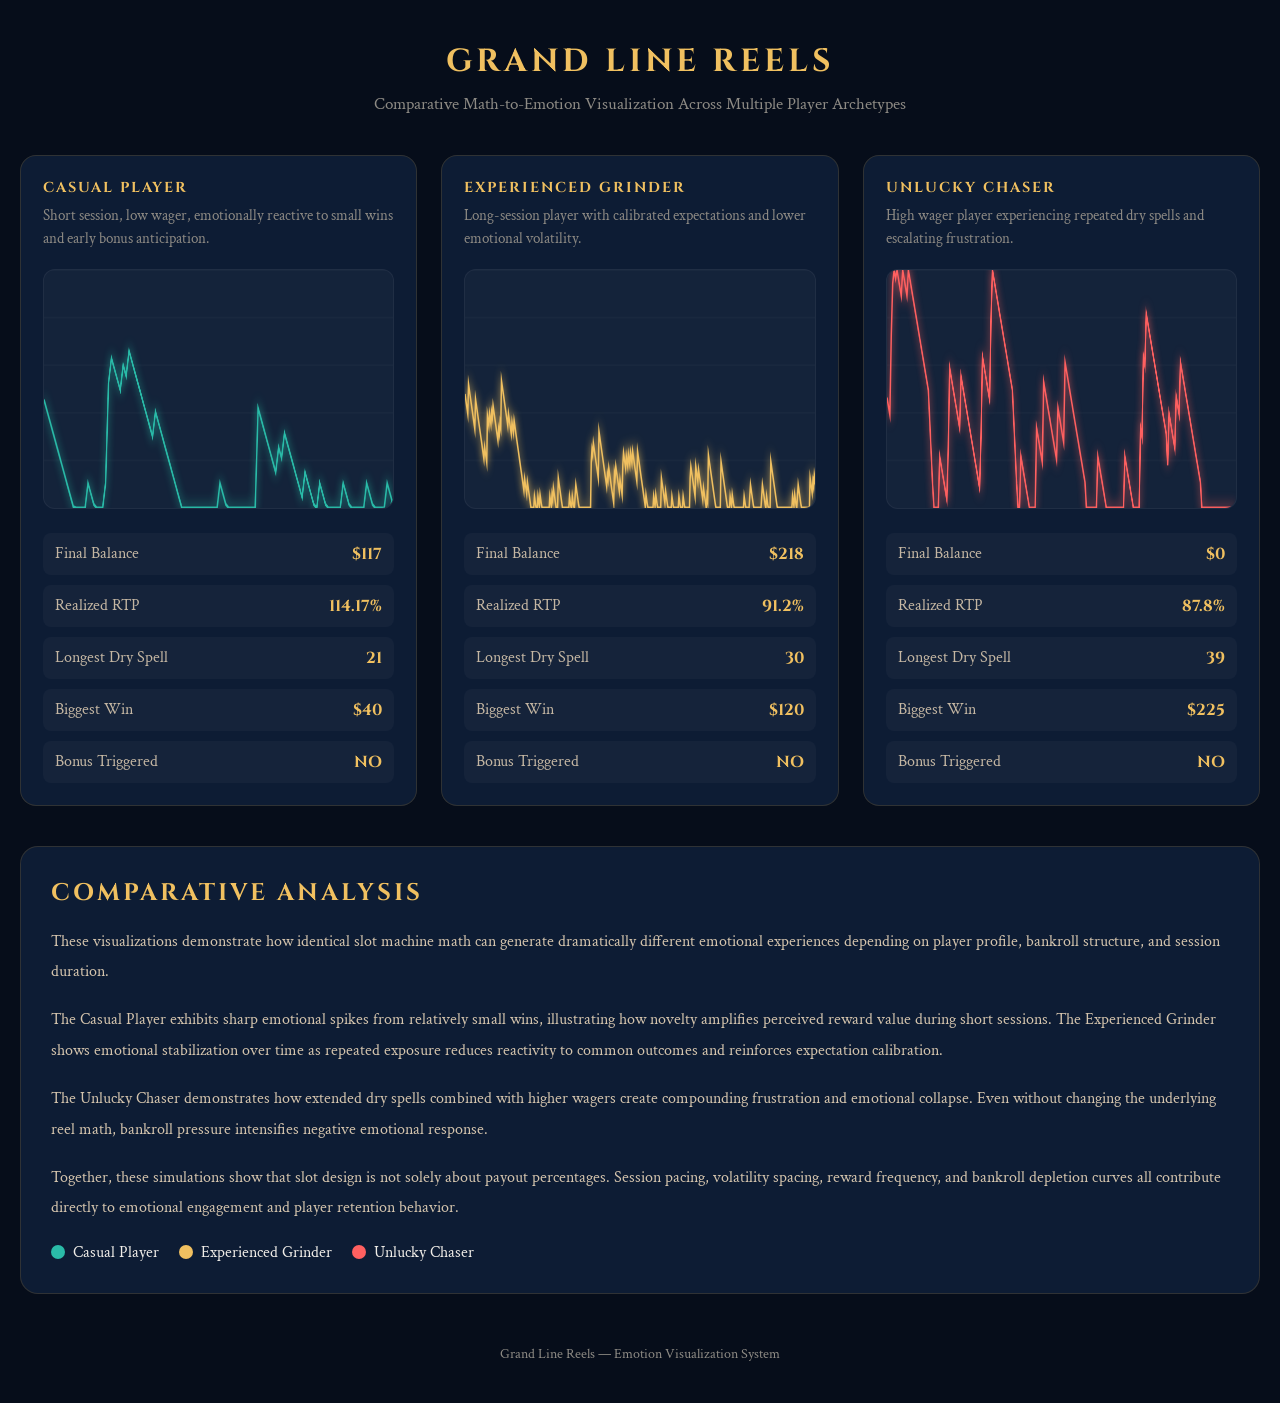
<file: emotion-viz/index.html>
<!DOCTYPE html>
<html lang="en">
<head>
<meta charset="UTF-8" />
<meta name="viewport" content="width=device-width, initial-scale=1.0"/>

<title>Emotion Visualization — Grand Line Reels</title>

<link href="https://fonts.googleapis.com/css2?family=Cinzel:wght@400;700&family=Crimson+Text:wght@400;600&display=swap" rel="stylesheet">

<style>

*{
  margin:0;
  padding:0;
  box-sizing:border-box;
}

:root{
  --navy:#060D1A;
  --navyMid:#0F1F38;
  --gold:#C9973A;
  --goldBright:#F0C060;
  --teal:#2ABBA8;
  --red:#FF6060;
  --green:#6FFF90;
  --white:#F0EDE8;
  --gray:#8D8A84;
}

body{
  background:var(--navy);
  color:var(--white);
  font-family:'Crimson Text',serif;
  min-height:100vh;
  padding:40px 20px;
}

.container{
  max-width:1400px;
  margin:0 auto;
}

header{
  text-align:center;
  margin-bottom:40px;
}

header h1{
  font-family:'Cinzel',serif;
  letter-spacing:4px;
  color:var(--goldBright);
  margin-bottom:10px;
}

header p{
  color:var(--gray);
  font-size:1.05rem;
}

#multi-viz{
  margin-top:32px;
}

.viz-grid{
  display:grid;
  grid-template-columns:repeat(auto-fit,minmax(320px,1fr));
  gap:24px;
}

.viz-card{
  background:rgba(15,31,56,0.88);
  border:1px solid rgba(201,151,58,0.18);
  border-radius:16px;
  padding:22px;
  backdrop-filter:blur(8px);
}

.viz-card h2{
  font-family:'Cinzel',serif;
  letter-spacing:2px;
  font-size:0.9rem;
  color:var(--goldBright);
  margin-bottom:8px;
}

.viz-description{
  color:var(--gray);
  margin-bottom:18px;
  line-height:1.5;
  font-size:0.95rem;
}

canvas{
  width:100%;
  height:240px;
  background:rgba(255,255,255,0.03);
  border:1px solid rgba(255,255,255,0.05);
  border-radius:12px;
}

.viz-stats{
  margin-top:18px;
  display:grid;
  gap:10px;
}

.viz-row{
  display:flex;
  justify-content:space-between;
  align-items:center;
  background:rgba(255,255,255,0.03);
  padding:10px 12px;
  border-radius:8px;
}

.viz-row span{
  color:rgba(240,220,190,0.8);
}

.viz-row strong{
  color:var(--goldBright);
  font-family:'Cinzel',serif;
}

.analysis-panel{
  margin-top:40px;
  background:rgba(15,31,56,0.9);
  border:1px solid rgba(201,151,58,0.18);
  border-radius:18px;
  padding:30px;
}

.analysis-panel h2{
  font-family:'Cinzel',serif;
  color:var(--goldBright);
  margin-bottom:18px;
  letter-spacing:3px;
}

.analysis-panel p{
  line-height:1.9;
  margin-bottom:18px;
  color:rgba(240,220,190,0.88);
}

.legend{
  display:flex;
  gap:20px;
  flex-wrap:wrap;
  margin-top:18px;
}

.legend-item{
  display:flex;
  align-items:center;
  gap:8px;
}

.legend-color{
  width:14px;
  height:14px;
  border-radius:50%;
}

footer{
  margin-top:50px;
  text-align:center;
  color:var(--gray);
  font-size:0.9rem;
}

</style>
</head>

<body>

<div class="container">

<header>
  <h1>GRAND LINE REELS</h1>
  <p>
    Comparative Math-to-Emotion Visualization Across Multiple Player Archetypes
  </p>
</header>

<div id="multi-viz">

  <div class="viz-grid">

    <!-- CASUAL -->
    <div class="viz-card">

      <h2>CASUAL PLAYER</h2>

      <div class="viz-description">
        Short session, low wager, emotionally reactive to small wins and early bonus anticipation.
      </div>

      <canvas id="viz-casual"></canvas>

      <div class="viz-stats" id="stats-casual"></div>

    </div>

    <!-- GRINDER -->
    <div class="viz-card">

      <h2>EXPERIENCED GRINDER</h2>

      <div class="viz-description">
        Long-session player with calibrated expectations and lower emotional volatility.
      </div>

      <canvas id="viz-grinder"></canvas>

      <div class="viz-stats" id="stats-grinder"></div>

    </div>

    <!-- UNLUCKY -->
    <div class="viz-card">

      <h2>UNLUCKY CHASER</h2>

      <div class="viz-description">
        High wager player experiencing repeated dry spells and escalating frustration.
      </div>

      <canvas id="viz-unlucky"></canvas>

      <div class="viz-stats" id="stats-unlucky"></div>

    </div>

  </div>

</div>

<div class="analysis-panel">

  <h2>COMPARATIVE ANALYSIS</h2>

  <p>
    These visualizations demonstrate how identical slot machine math can generate
    dramatically different emotional experiences depending on player profile,
    bankroll structure, and session duration.
  </p>

  <p>
    The Casual Player exhibits sharp emotional spikes from relatively small wins,
    illustrating how novelty amplifies perceived reward value during short sessions.
    The Experienced Grinder shows emotional stabilization over time as repeated exposure
    reduces reactivity to common outcomes and reinforces expectation calibration.
  </p>

  <p>
    The Unlucky Chaser demonstrates how extended dry spells combined with higher wagers
    create compounding frustration and emotional collapse. Even without changing the
    underlying reel math, bankroll pressure intensifies negative emotional response.
  </p>

  <p>
    Together, these simulations show that slot design is not solely about payout percentages.
    Session pacing, volatility spacing, reward frequency, and bankroll depletion curves all
    contribute directly to emotional engagement and player retention behavior.
  </p>

  <div class="legend">

    <div class="legend-item">
      <div class="legend-color" style="background:#2ABBA8;"></div>
      <span>Casual Player</span>
    </div>

    <div class="legend-item">
      <div class="legend-color" style="background:#F0C060;"></div>
      <span>Experienced Grinder</span>
    </div>

    <div class="legend-item">
      <div class="legend-color" style="background:#FF6060;"></div>
      <span>Unlucky Chaser</span>
    </div>

  </div>

</div>

<footer>
  Grand Line Reels — Emotion Visualization System
</footer>

</div>

<script>

// ─────────────────────────────────────────────
// SLOT MATH
// ─────────────────────────────────────────────

const REEL = [
  'M','M','M','M','M','M',
  'W','W','W','W','W',
  'C','C','C','C',
  'D','D',
  'S','S',
  'B','B','B'
];

const PAYTABLE = {
  '3M':8,
  '3W':15,
  '3C':40,
  '3D':45,
  '2M':3,
  '2W':3
};

const CHEST_POOL = [2,2,2,2,3,3,3,5,5];

// ─────────────────────────────────────────────
// RNG
// ─────────────────────────────────────────────

function seededRandom(seed){

  let s = seed;

  return function(){

    s = (s * 1664525 + 1013904223) & 0xFFFFFFFF;

    return (s >>> 0) / 0xFFFFFFFF;
  };
}

// ─────────────────────────────────────────────
// SESSION SIMULATION
// ─────────────────────────────────────────────

function simulateSession(bankroll, numSpins, seed, bet){

  const rand = seededRandom(seed);

  let balance = bankroll;

  let drySpell = 0;
  let maxDrySpell = 0;

  let biggestWin = 0;
  let totalWon = 0;

  let bonusTriggered = false;

  const events = [];

  for(let spin = 1; spin <= numSpins; spin++){

    if(balance < bet){
      break;
    }

    balance -= bet;

    const symbols = [0,1,2].map(() =>
      REEL[Math.floor(rand() * REEL.length)]
    );

    let win = 0;

    // bonus

    if(
      symbols[0] === 'S' &&
      symbols[1] === 'S' &&
      symbols[2] === 'S'
    ){

      const pool = [...CHEST_POOL]
        .sort(() => rand() - 0.5);

      const picks = pool.slice(0,3);

      const multiplier =
        picks.reduce((a,b)=>a+b,0);

      win = multiplier * bet;

      bonusTriggered = true;
    }

    // 3 match

    else if(
      symbols[0] !== 'B' &&
      symbols[0] === symbols[1] &&
      symbols[1] === symbols[2]
    ){

      const key = '3' + symbols[0];

      if(PAYTABLE[key]){
        win = PAYTABLE[key] * bet;
      }
    }

    // 2 match

    else if(
      symbols[0] !== 'B' &&
      symbols[0] === symbols[1]
    ){

      const key = '2' + symbols[0];

      if(PAYTABLE[key]){
        win = PAYTABLE[key] * bet;
      }
    }

    balance += win;

    totalWon += win;

    if(win > biggestWin){
      biggestWin = win;
    }

    if(win === 0){

      drySpell++;

      if(drySpell > maxDrySpell){
        maxDrySpell = drySpell;
      }

    } else {

      drySpell = 0;
    }

    events.push({
      spin,
      balance,
      win,
      drySpell
    });
  }

  const spinsPlayed = events.length;

  return {

    events,

    finalBalance:
      Math.round(balance * 100) / 100,

    totalWon:
      Math.round(totalWon * 100) / 100,

    realizedRTP:
      Math.round(
        (totalWon / (spinsPlayed * bet)) * 10000
      ) / 100,

    maxDrySpell,

    biggestWin:
      Math.round(biggestWin * 100) / 100,

    bonusTriggered
  };
}

// ─────────────────────────────────────────────
// EMOTION MODEL
// ─────────────────────────────────────────────

function buildEmotionTimeline(session, profile){

  let emotion = 50;

  const timeline = [];

  session.events.forEach(event => {

    // profile modifiers

    let sensitivity = 1;

    if(profile === 'casual'){
      sensitivity = 1.5;
    }

    if(profile === 'grinder'){
      sensitivity = 0.7;
    }

    if(profile === 'unlucky'){
      sensitivity = 1.2;
    }

    // wins

    if(event.win > 0){

      if(event.win >= 40){
        emotion += 28 * sensitivity;
      }

      else if(event.win >= 15){
        emotion += 18 * sensitivity;
      }

      else{
        emotion += 7 * sensitivity;
      }
    }

    // losses

    else{

      emotion -= 3 * sensitivity;

      if(event.drySpell >= 15){
        emotion -= 8 * sensitivity;
      }

      if(event.drySpell >= 25){
        emotion -= 12 * sensitivity;
      }

      if(event.drySpell >= 35){
        emotion -= 16 * sensitivity;
      }
    }

    emotion = Math.max(
      0,
      Math.min(100, emotion)
    );

    timeline.push({
      spin:event.spin,
      emotion
    });

  });

  return timeline;
}

// ─────────────────────────────────────────────
// CHART DRAWING
// ─────────────────────────────────────────────

function drawEmotionChart(canvasId, timeline, color){

  const canvas =
    document.getElementById(canvasId);

  const ctx = canvas.getContext('2d');

  canvas.width = 700;
  canvas.height = 240;

  ctx.clearRect(
    0,
    0,
    canvas.width,
    canvas.height
  );

  // background grid

  ctx.strokeStyle = 'rgba(255,255,255,0.05)';
  ctx.lineWidth = 1;

  for(let i = 0; i < 5; i++){

    const y =
      (canvas.height / 5) * i;

    ctx.beginPath();
    ctx.moveTo(0,y);
    ctx.lineTo(canvas.width,y);
    ctx.stroke();
  }

  // line

  ctx.beginPath();

  timeline.forEach((point, index) => {

    const x =
      (index / (timeline.length - 1))
      * canvas.width;

    const y =
      canvas.height -
      (point.emotion / 100)
      * canvas.height;

    if(index === 0){
      ctx.moveTo(x,y);
    } else {
      ctx.lineTo(x,y);
    }
  });

  ctx.strokeStyle = color;
  ctx.lineWidth = 3;

  ctx.shadowColor = color;
  ctx.shadowBlur = 14;

  ctx.stroke();

  ctx.shadowBlur = 0;

  // endpoint

  const last = timeline[timeline.length - 1];

  const endX = canvas.width;

  const endY =
    canvas.height -
    (last.emotion / 100)
    * canvas.height;

  ctx.beginPath();

  ctx.arc(
    endX,
    endY,
    5,
    0,
    Math.PI * 2
  );

  ctx.fillStyle = color;

  ctx.fill();
}

// ─────────────────────────────────────────────
// STATS RENDER
// ─────────────────────────────────────────────

function renderVizStats(id, session){

  document.getElementById(id).innerHTML = `

    <div class="viz-row">
      <span>Final Balance</span>
      <strong>$${session.finalBalance}</strong>
    </div>

    <div class="viz-row">
      <span>Realized RTP</span>
      <strong>${session.realizedRTP}%</strong>
    </div>

    <div class="viz-row">
      <span>Longest Dry Spell</span>
      <strong>${session.maxDrySpell}</strong>
    </div>

    <div class="viz-row">
      <span>Biggest Win</span>
      <strong>$${session.biggestWin}</strong>
    </div>

    <div class="viz-row">
      <span>Bonus Triggered</span>
      <strong>
        ${session.bonusTriggered ? 'YES' : 'NO'}
      </strong>
    </div>
  `;
}

// ─────────────────────────────────────────────
// GENERATE VISUALIZATIONS
// ─────────────────────────────────────────────

function generateMultiVisualizations(){

  // Casual Player

  const casual = simulateSession(
    100,
    120,
    1111,
    1
  );

  // Experienced Grinder

  const grinder = simulateSession(
    350,
    500,
    2222,
    3
  );

  // Unlucky Chaser

  const unlucky = simulateSession(
    150,
    350,
    3333,
    5
  );

  // emotion curves

  const casualTimeline =
    buildEmotionTimeline(casual, 'casual');

  const grinderTimeline =
    buildEmotionTimeline(grinder, 'grinder');

  const unluckyTimeline =
    buildEmotionTimeline(unlucky, 'unlucky');

  // draw

  drawEmotionChart(
    'viz-casual',
    casualTimeline,
    '#2ABBA8'
  );

  drawEmotionChart(
    'viz-grinder',
    grinderTimeline,
    '#F0C060'
  );

  drawEmotionChart(
    'viz-unlucky',
    unluckyTimeline,
    '#FF6060'
  );

  // stats

  renderVizStats(
    'stats-casual',
    casual
  );

  renderVizStats(
    'stats-grinder',
    grinder
  );

  renderVizStats(
    'stats-unlucky',
    unlucky
  );
}

// ─────────────────────────────────────────────
// INIT
// ─────────────────────────────────────────────

generateMultiVisualizations();

</script>

</body>
</html>
</file>
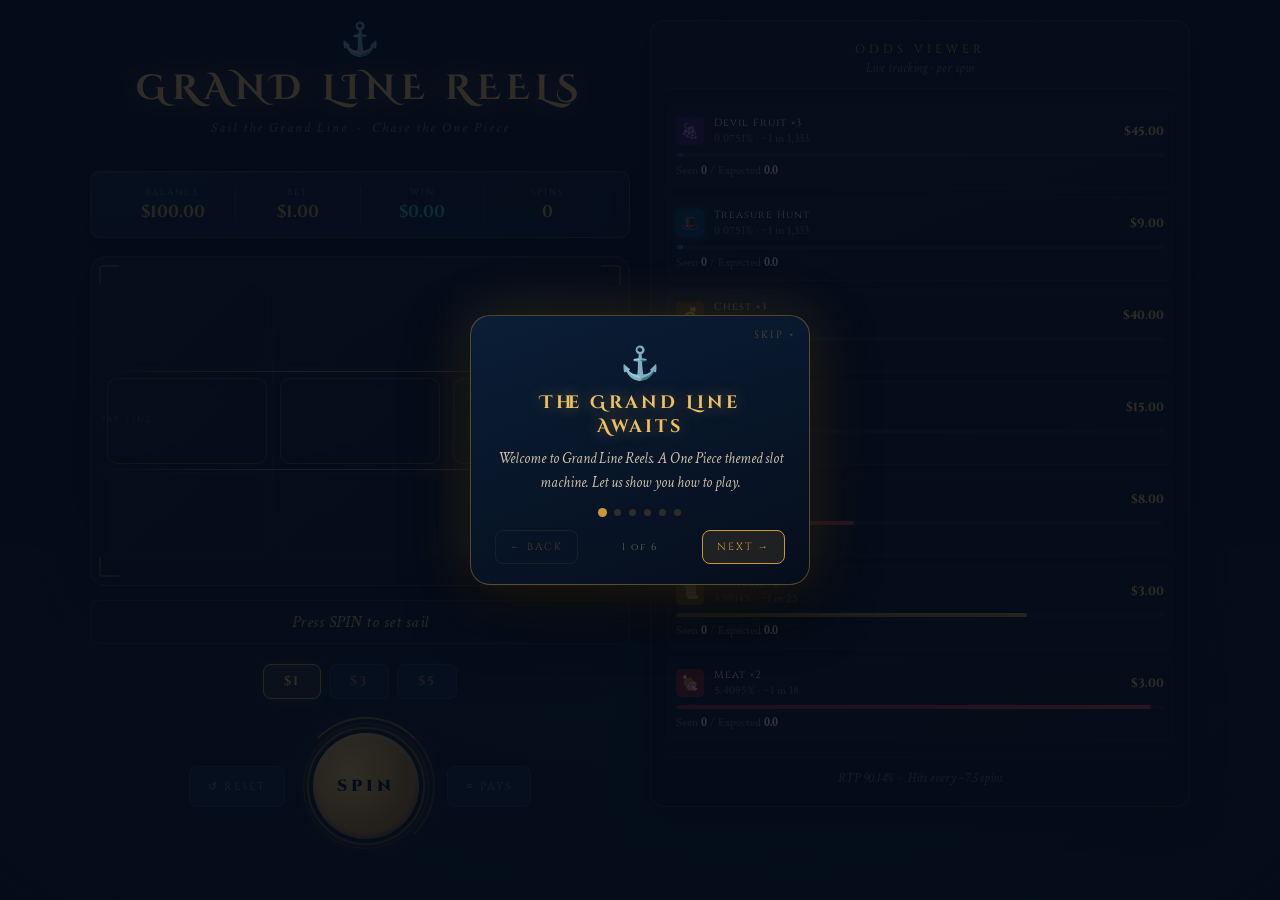
<file: prototype/index.html>
<!DOCTYPE html>
<html lang="en">
<head>
<meta charset="UTF-8">
<meta name="viewport" content="width=device-width, initial-scale=1.0">
<title>Grand Line Reels</title>
<link rel="preconnect" href="https://fonts.googleapis.com">
<link href="https://fonts.googleapis.com/css2?family=Cinzel:wght@400;700;900&family=Cinzel+Decorative:wght@700&family=Crimson+Text:ital,wght@0,400;0,600;1,400&display=swap" rel="stylesheet">
<link rel="stylesheet" href="style.css">
</head>
<body>
<canvas id="ocean-canvas"></canvas>
<div id="vignette"></div>
<div id="screen-flash"></div>

<div id="layout">
  <div id="app">
    <header>
      <div id="title-anchor">⚓</div>
      <h1>GRAND LINE REELS</h1>
      <p class="tagline">Sail the Grand Line &nbsp;·&nbsp; Chase the One Piece</p>
    </header>

    <div id="stats-bar">
      <div class="stat"><span class="stat-label">BALANCE</span><span class="stat-value" id="balance">$100.00</span></div>
      <div class="stat-divider"></div>
      <div class="stat"><span class="stat-label">BET</span><span class="stat-value" id="bet-display">$1.00</span></div>
      <div class="stat-divider"></div>
      <div class="stat"><span class="stat-label">WIN</span><span class="stat-value win-stat" id="win-display">$0.00</span></div>
      <div class="stat-divider"></div>
      <div class="stat"><span class="stat-label">SPINS</span><span class="stat-value" id="spin-count">0</span></div>
    </div>

    <div id="game-area">
      <div id="reel-frame">
        <div id="frame-top-left" class="frame-corner"></div>
        <div id="frame-top-right" class="frame-corner"></div>
        <div id="frame-bot-left" class="frame-corner"></div>
        <div id="frame-bot-right" class="frame-corner"></div>
        <div id="reels-wrapper">
          <div class="reel-col">
            <div class="symbol-tile off-line" id="r0-top"></div>
            <div class="symbol-tile on-line"  id="r0-mid"></div>
            <div class="symbol-tile off-line" id="r0-bot"></div>
          </div>
          <div class="reel-separator"></div>
          <div class="reel-col">
            <div class="symbol-tile off-line" id="r1-top"></div>
            <div class="symbol-tile on-line"  id="r1-mid"></div>
            <div class="symbol-tile off-line" id="r1-bot"></div>
          </div>
          <div class="reel-separator"></div>
          <div class="reel-col">
            <div class="symbol-tile off-line" id="r2-top"></div>
            <div class="symbol-tile on-line"  id="r2-mid"></div>
            <div class="symbol-tile off-line" id="r2-bot"></div>
          </div>
        </div>
        <div id="payline-glow-top"></div>
        <div id="payline-glow-bot"></div>
        <div id="payline-label-left">PAY LINE</div>
        <div id="payline-label-right">PAY LINE</div>
      </div>
      <div id="message-area">
        <div id="message-inner">
          <span id="message">Press SPIN to set sail</span>
        </div>
      </div>
    </div>

    <div id="bet-selector">
      <button class="bet-btn bet-active" onclick="setBet(0)">$1</button>
      <button class="bet-btn" onclick="setBet(1)">$3</button>
      <button class="bet-btn" onclick="setBet(2)">$5</button>
    </div>

    <div id="controls">
      <button id="reset-btn" class="ctrl-btn" onclick="resetGame()">↺ RESET</button>
      <button id="spin-btn" onclick="spin()">
        <div id="spin-core">
          <span id="spin-label">SPIN</span>
        </div>
        <div id="spin-ring-1"></div>
        <div id="spin-ring-2"></div>
        <div id="spin-ring-3"></div>
        <div id="spin-glow"></div>
      </button>
      <button id="info-btn" class="ctrl-btn" onclick="togglePaytable()">≡ PAYS</button>
    </div>

    <div id="paytable" class="hidden">
      <div id="paytable-inner">
        <h3>PAYTABLE</h3>
        <div class="pay-grid">
          <div class="pay-row"><div class="pay-combo"><span class="pi meat">🍖</span><span class="pi meat">🍖</span><span class="pi meat">🍖</span></div><div class="pay-info"><span class="pay-name">Three Meat</span><span class="pay-val">8× · $8</span></div></div>
          <div class="pay-row"><div class="pay-combo"><span class="pi wanted">📜</span><span class="pi wanted">📜</span><span class="pi wanted">📜</span></div><div class="pay-info"><span class="pay-name">Three Wanted</span><span class="pay-val">15× · $15</span></div></div>
          <div class="pay-row"><div class="pay-combo"><span class="pi chest">💰</span><span class="pi chest">💰</span><span class="pi chest">💰</span></div><div class="pay-info"><span class="pay-name">Three Chests</span><span class="pay-val">40× · $40</span></div></div>
          <div class="pay-row"><div class="pay-combo"><span class="pi devil">🍇</span><span class="pi devil">🍇</span><span class="pi devil">🍇</span></div><div class="pay-info"><span class="pay-name">Devil Fruit</span><span class="pay-val">45× · $45</span></div></div>
          <div class="pay-row"><div class="pay-combo"><span class="pi meat">🍖</span><span class="pi meat">🍖</span><span class="pi any">?</span></div><div class="pay-info"><span class="pay-name">Two Meat</span><span class="pay-val">3× · $3</span></div></div>
          <div class="pay-row"><div class="pay-combo"><span class="pi wanted">📜</span><span class="pi wanted">📜</span><span class="pi any">?</span></div><div class="pay-info"><span class="pay-name">Two Wanted</span><span class="pay-val">3× · $3</span></div></div>
          <div class="pay-row bonus-row"><div class="pay-combo"><span class="pi hat">🎩</span><span class="pi hat">🎩</span><span class="pi hat">🎩</span></div><div class="pay-info"><span class="pay-name">Straw Hat ×3</span><span class="pay-val bonus-text">TREASURE HUNT</span></div></div>
        </div>
        <div class="pay-footer">RTP 90.14% · Hit freq 13.35% · $1/$3/$5 per spin</div>
      </div>
    </div>
  </div>

  <div id="prob-panel"></div>
</div>

<div id="particle-container"></div>

<!-- ONBOARDING -->
<div id="onboarding-overlay" class="hidden">
  <canvas id="spotlight-canvas"></canvas>
  <div id="onboarding-modal">
    <button id="ob-skip" onclick="closeOnboarding()">SKIP ×</button>
    <div id="ob-body">
      <div id="ob-icon">⚓</div>
      <h2 id="ob-title">Welcome</h2>
      <p id="ob-text">Loading...</p>
    </div>
    <div id="ob-dots"></div>
    <div id="ob-nav">
      <button id="ob-prev" onclick="prevOnboardingStep()" disabled>← BACK</button>
      <span id="ob-step">1 of 6</span>
      <button id="ob-next" onclick="nextOnboardingStep()">NEXT →</button>
    </div>
  </div>
</div>

<!-- BONUS -->
<div id="bonus-overlay" class="hidden">
  <div id="bonus-storm"></div>
  <div id="bonus-modal">
    <div id="bonus-header">
      <div id="bonus-anchor">⚓</div>
      <h2>TREASURE HUNT</h2>
      <p id="bonus-sub">Three Straw Hats found the vault</p>
    </div>
    <p id="bonus-instruction">Pick 3 chests. Your crew is counting on you.</p>
    <div id="chest-grid"></div>
    <div id="bonus-result" class="hidden"><div id="bonus-total-display"></div></div>
    <button id="bonus-close" class="hidden" onclick="closeBonus()">⚓ BACK TO SEA</button>
  </div>
</div>

<script src="game.js"></script>
</body>
</html>
</file>
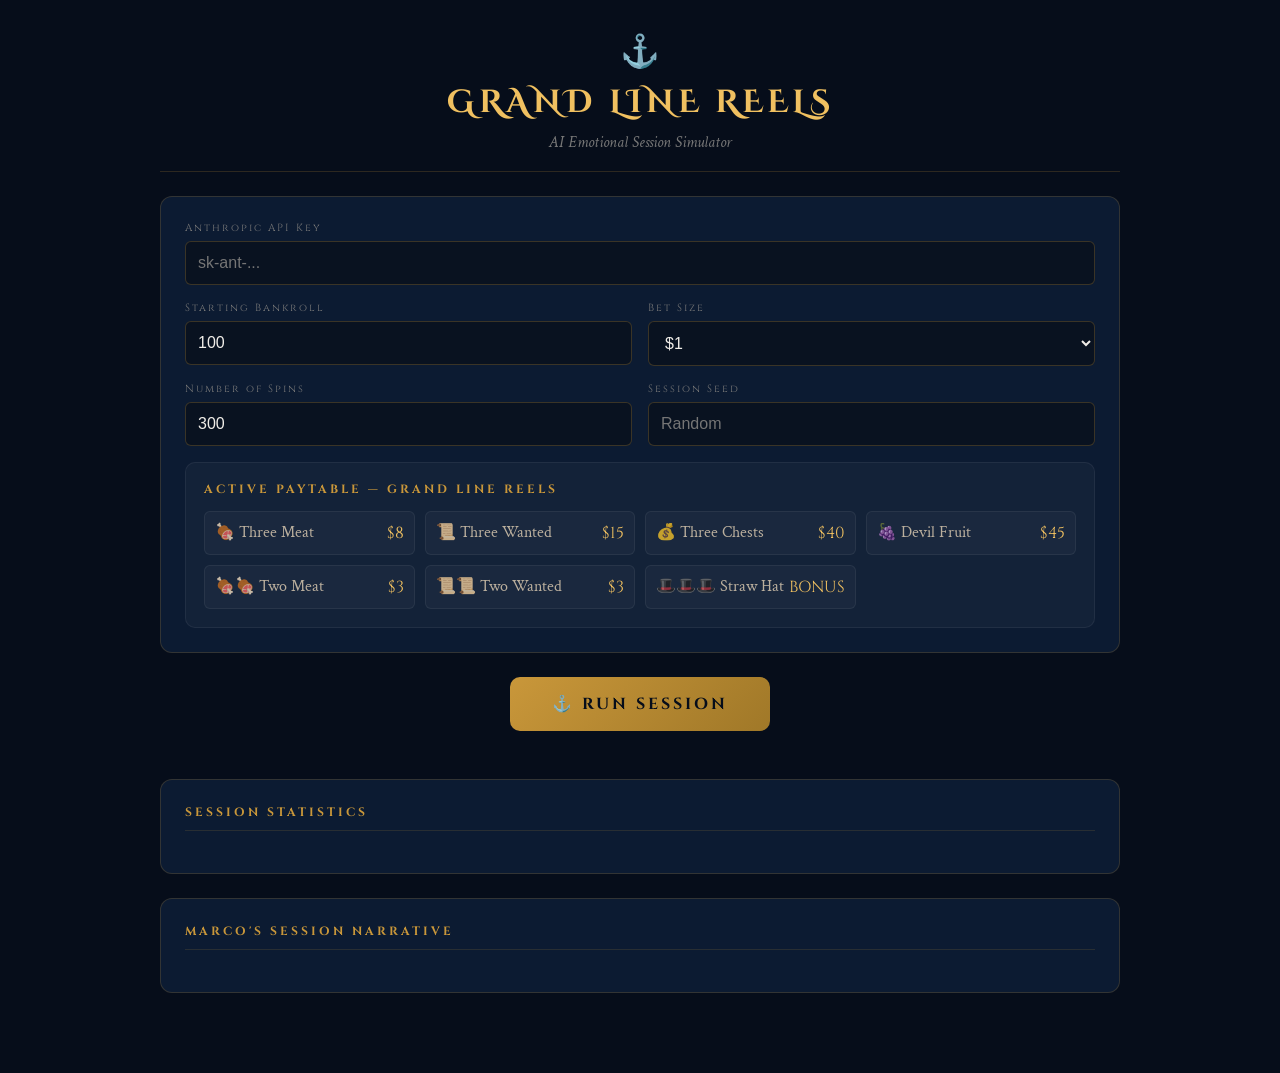
<file: ai-tool/simulator.html>
<!DOCTYPE html>
<html lang="en">
<head>
<meta charset="UTF-8" />
<meta name="viewport" content="width=device-width, initial-scale=1.0" />

<title>Grand Line Reels — AI Session Simulator</title>

<link href="https://fonts.googleapis.com/css2?family=Cinzel:wght@400;700&family=Cinzel+Decorative:wght@700&family=Crimson+Text:wght@400;600&display=swap" rel="stylesheet">

<style>

*,*::before,*::after{
  box-sizing:border-box;
  margin:0;
  padding:0;
}

:root{
  --navy:#060D1A;
  --navy-mid:#0F1F38;
  --gold:#C9973A;
  --gold-bright:#F0C060;
  --white:#F0EDE8;
  --gray:#777;
  --green:#6FFF90;
  --red:#FF6060;
  --teal:#2ABBA8;
}

body{
  background:var(--navy);
  color:var(--white);
  font-family:'Crimson Text',serif;
  min-height:100vh;
  padding:32px 16px 80px;
}

#app{
  max-width:960px;
  margin:0 auto;
  display:flex;
  flex-direction:column;
  gap:24px;
}

header{
  text-align:center;
  padding-bottom:18px;
  border-bottom:1px solid rgba(201,151,58,0.2);
}

#anchor{
  font-size:2rem;
  color:var(--gold);
}

h1{
  font-family:'Cinzel Decorative',serif;
  color:var(--gold-bright);
  letter-spacing:4px;
  margin-top:8px;
}

.subtitle{
  color:var(--gray);
  margin-top:8px;
  font-style:italic;
}

#config{
  background:rgba(15,31,56,0.85);
  border:1px solid rgba(201,151,58,0.2);
  border-radius:12px;
  padding:24px;
  display:grid;
  grid-template-columns:1fr 1fr;
  gap:16px;
}

@media(max-width:700px){
  #config{
    grid-template-columns:1fr;
  }
}

.config-group{
  display:flex;
  flex-direction:column;
  gap:6px;
}

.config-group label{
  font-family:'Cinzel',serif;
  font-size:0.65rem;
  letter-spacing:2px;
  color:var(--gray);
}

.config-group input,
.config-group select{
  background:#091220;
  border:1px solid rgba(201,151,58,0.25);
  border-radius:6px;
  padding:12px;
  color:var(--white);
  font-size:1rem;
}

.config-group input:focus,
.config-group select:focus{
  outline:none;
  border-color:rgba(201,151,58,0.6);
}

#paytable-display{
  grid-column:1/-1;
  background:rgba(255,255,255,0.03);
  border:1px solid rgba(255,255,255,0.06);
  border-radius:10px;
  padding:18px;
}

#paytable-display h3{
  font-family:'Cinzel',serif;
  color:var(--gold);
  font-size:0.75rem;
  letter-spacing:3px;
  margin-bottom:14px;
}

.pt-grid{
  display:grid;
  grid-template-columns:repeat(auto-fit,minmax(170px,1fr));
  gap:10px;
}

.pt-item{
  background:rgba(255,255,255,0.03);
  border:1px solid rgba(255,255,255,0.06);
  border-radius:6px;
  padding:10px;
  display:flex;
  justify-content:space-between;
}

.pt-label{
  color:rgba(240,220,190,0.75);
}

.pt-val{
  color:var(--gold-bright);
  font-family:'Cinzel',serif;
}

#run-btn{
  align-self:center;
  border:none;
  border-radius:10px;
  background:linear-gradient(135deg,#C9973A,#A07828);
  color:var(--navy);
  font-family:'Cinzel',serif;
  font-size:1rem;
  letter-spacing:3px;
  padding:16px 42px;
  cursor:pointer;
  font-weight:700;
}

#run-btn:hover{
  transform:scale(1.02);
}

#status{
  text-align:center;
  color:var(--gold);
}

.hidden{
  display:none;
}

#output{
  display:flex;
  flex-direction:column;
  gap:24px;
}

.panel{
  background:rgba(15,31,56,0.85);
  border:1px solid rgba(201,151,58,0.2);
  border-radius:12px;
  padding:24px;
}

.panel h2{
  font-family:'Cinzel',serif;
  color:var(--gold);
  font-size:0.75rem;
  letter-spacing:3px;
  margin-bottom:18px;
  padding-bottom:10px;
  border-bottom:1px solid rgba(201,151,58,0.15);
}

.summary-grid{
  display:grid;
  grid-template-columns:repeat(auto-fit,minmax(160px,1fr));
  gap:12px;
}

.summary-stat{
  background:rgba(255,255,255,0.03);
  border:1px solid rgba(255,255,255,0.06);
  border-radius:8px;
  padding:14px;
  text-align:center;
}

.s-label{
  display:block;
  font-family:'Cinzel',serif;
  font-size:0.55rem;
  letter-spacing:2px;
  color:var(--gray);
  margin-bottom:6px;
}

.s-val{
  font-family:'Cinzel',serif;
  font-size:1.15rem;
  color:var(--gold-bright);
}

#narrative{
  line-height:1.8;
}

.event{
  margin-bottom:12px;
  padding-left:16px;
  border-left:2px solid rgba(201,151,58,0.25);
}

.win{
  border-left-color:var(--green);
}

.loss{
  border-left-color:var(--red);
}

.emotion-tag{
  display:inline-block;
  font-size:0.6rem;
  padding:2px 8px;
  border-radius:10px;
  margin-right:8px;
  font-family:'Cinzel',serif;
  letter-spacing:2px;
}

.em-curious{background:rgba(42,187,168,0.15);color:var(--teal);}
.em-excited{background:rgba(240,192,96,0.15);color:var(--gold-bright);}
.em-relief{background:rgba(111,255,144,0.15);color:var(--green);}
.em-focused{background:rgba(201,151,58,0.15);color:var(--gold);}
.em-tense{background:rgba(255,96,96,0.15);color:var(--red);}
.em-frustrated{background:rgba(255,96,96,0.2);color:var(--red);}
.em-elated{background:rgba(42,187,168,0.25);color:var(--teal);}
.em-resigned{background:rgba(120,120,120,0.2);color:#bbb;}

</style>
</head>

<body>

<div id="app">

<header>
  <div id="anchor">⚓</div>
  <h1>GRAND LINE REELS</h1>
  <p class="subtitle">
    AI Emotional Session Simulator
  </p>
</header>

<div id="config">

  <div class="config-group" style="grid-column:1/-1">
    <label>Anthropic API Key</label>
    <input type="password" id="api-key" placeholder="sk-ant-...">
  </div>

  <div class="config-group">
    <label>Starting Bankroll</label>
    <input type="number" id="bankroll" value="100">
  </div>

  <div class="config-group">
    <label>Bet Size</label>
    <select id="bet-size">
      <option value="1">$1</option>
      <option value="3">$3</option>
      <option value="5">$5</option>
    </select>
  </div>

  <div class="config-group">
    <label>Number of Spins</label>
    <input type="number" id="num-spins" value="300">
  </div>

  <div class="config-group">
    <label>Session Seed</label>
    <input type="number" id="seed" placeholder="Random">
  </div>

  <div id="paytable-display">
    <h3>ACTIVE PAYTABLE — GRAND LINE REELS</h3>
    <div class="pt-grid"></div>
  </div>

</div>

<button id="run-btn">
  ⚓ RUN SESSION
</button>

<div id="status"></div>

<div id="output" class="hidden">

  <div class="panel">
    <h2>SESSION STATISTICS</h2>
    <div class="summary-grid" id="summary-grid"></div>
  </div>

  <div class="panel">
    <h2>MARCO'S SESSION NARRATIVE</h2>
    <div id="narrative"></div>
  </div>

</div>

</div>

<script>

// ───────────────── GAME CONFIG ─────────────────

const REEL = [
  'M','M','M','M','M','M',
  'W','W','W','W','W',
  'C','C','C','C',
  'D','D',
  'S','S',
  'B','B','B'
];

const PAYTABLE = {
  '3M':8,
  '3W':15,
  '3C':40,
  '3D':45,
  '2M':3,
  '2W':3
};

const CHEST_POOL = [2,2,2,2,3,3,3,5,5];

// ───────────────── PAYTABLE ─────────────────

function updatePaytableDisplay(bet){

  const vals = {
    '3M':8*bet,
    '3W':15*bet,
    '3C':40*bet,
    '3D':45*bet,
    '2M':3*bet,
    '2W':3*bet
  };

  document.querySelector('.pt-grid').innerHTML = `
    <div class="pt-item"><span class="pt-label">🍖 Three Meat</span><span class="pt-val">$${vals['3M']}</span></div>
    <div class="pt-item"><span class="pt-label">📜 Three Wanted</span><span class="pt-val">$${vals['3W']}</span></div>
    <div class="pt-item"><span class="pt-label">💰 Three Chests</span><span class="pt-val">$${vals['3C']}</span></div>
    <div class="pt-item"><span class="pt-label">🍇 Devil Fruit</span><span class="pt-val">$${vals['3D']}</span></div>
    <div class="pt-item"><span class="pt-label">🍖🍖 Two Meat</span><span class="pt-val">$${vals['2M']}</span></div>
    <div class="pt-item"><span class="pt-label">📜📜 Two Wanted</span><span class="pt-val">$${vals['2W']}</span></div>
    <div class="pt-item"><span class="pt-label">🎩🎩🎩 Straw Hat</span><span class="pt-val">BONUS</span></div>
  `;
}

// ───────────────── RNG ─────────────────

function seededRandom(seed){

  let s = seed;

  return function(){
    s = (s * 1664525 + 1013904223) & 0xffffffff;
    return (s >>> 0) / 0xffffffff;
  };
}

// ───────────────── SIMULATION ─────────────────

function simulateSession(bankroll,numSpins,seed,bet){

  const rand = seed
    ? seededRandom(seed)
    : Math.random.bind(Math);

  let balance = bankroll;

  let spinsPlayed = 0;
  let totalWon = 0;
  let biggestWin = 0;

  let drySpell = 0;
  let maxDrySpell = 0;

  let bonusTriggered = false;

  const events = [];

  let wins = {
    total:0,
    bonus:0,
    '3M':0,
    '3W':0,
    '3C':0,
    '3D':0,
    '2M':0,
    '2W':0
  };

  for(let spin=1; spin<=numSpins; spin++){

    if(balance < bet){
      break;
    }

    spinsPlayed++;

    balance -= bet;

    const reels = [0,1,2].map(() =>
      REEL[Math.floor(rand()*REEL.length)]
    );

    let win = 0;
    let winType = null;

    // BONUS

    if(
      reels[0]==='S' &&
      reels[1]==='S' &&
      reels[2]==='S'
    ){

      const pool = [...CHEST_POOL]
        .sort(() => rand()-0.5);

      const picks = pool.slice(0,3);

      const mult =
        picks.reduce((a,b)=>a+b,0);

      win = mult * bet;

      winType = 'BONUS';

      wins.bonus++;
      wins.total++;

      bonusTriggered = true;
    }

    // 3 MATCH

    else if(
      reels[0] !== 'B' &&
      reels[0]===reels[1] &&
      reels[1]===reels[2]
    ){

      const key = '3'+reels[0];

      if(PAYTABLE[key]){

        win = PAYTABLE[key] * bet;
        winType = key;

        wins[key]++;
        wins.total++;
      }
    }

    // 2 MATCH

    else if(
      reels[0] !== 'B' &&
      reels[0]===reels[1] &&
      reels[2]!==reels[0]
    ){

      const key = '2'+reels[0];

      if(PAYTABLE[key]){

        win = PAYTABLE[key] * bet;
        winType = key;

        wins[key]++;
        wins.total++;
      }
    }

    balance += win;
    totalWon += win;

    if(win > biggestWin){
      biggestWin = win;
    }

    if(win === 0){

      drySpell++;

      if(drySpell > maxDrySpell){
        maxDrySpell = drySpell;
      }

    } else {

      drySpell = 0;
    }

    const important =
      win > 0 ||
      drySpell === 10 ||
      drySpell === 20 ||
      drySpell === 30 ||
      spin === 1 ||
      spin % 50 === 0;

    if(important){

      events.push({
        spin,
        balance:Math.round(balance*100)/100,
        win,
        winType,
        drySpell
      });
    }
  }

  const totalWagered =
    spinsPlayed * bet;

  const realizedRTP =
    totalWagered > 0
      ? (totalWon / totalWagered) * 100
      : 0;

  return {

    startingBalance:bankroll,

    finalBalance:
      Math.round(balance*100)/100,

    spinsPlayed,

    totalWon:
      Math.round(totalWon*100)/100,

    totalWagered:
      Math.round(totalWagered*100)/100,

    realizedRTP:
      Math.round(realizedRTP*100)/100,

    biggestWin:
      Math.round(biggestWin*100)/100,

    maxDrySpell,

    bonusTriggered,

    wins,

    events
  };
}

// ───────────────── CLAUDE ─────────────────

async function callClaude(session){

  const apiKey =
    document.getElementById('api-key')
    .value
    .trim();

  const prompt = `
You are Marco, a 28-year-old anime fan playing a One Piece themed slot machine called Grand Line Reels.

Write a first-person emotional gambling session narrative.

Use emotional tags:
[CURIOUS]
[EXCITED]
[RELIEF]
[FOCUSED]
[TENSE]
[FRUSTRATED]
[ELATED]
[RESIGNED]

SESSION DATA:

Starting Balance:
$${session.startingBalance}

Final Balance:
$${session.finalBalance}

Spins Played:
${session.spinsPlayed}

Total Wagered:
$${session.totalWagered}

Realized RTP:
${session.realizedRTP}%

Biggest Win:
$${session.biggestWin}

Longest Dry Spell:
${session.maxDrySpell}

EVENTS:
${session.events.map(e => `
Spin ${e.spin}
Balance: $${e.balance}
${e.win > 0
  ? `Win: $${e.win} (${e.winType})`
  : `Dry Spell: ${e.drySpell}`
}
`).join('\n')}
`;

  const response = await fetch(
    'https://api.anthropic.com/v1/messages',
    {
      method:'POST',

      headers:{
        'Content-Type':'application/json',
        'x-api-key':apiKey,
        'anthropic-version':'2023-06-01',
        'anthropic-dangerous-direct-browser-access':'true'
      },

      body:JSON.stringify({

        model:'claude-sonnet-4-20250514',

        max_tokens:900,

        messages:[
          {
            role:'user',
            content:prompt
          }
        ]
      })
    }
  );

  const data = await response.json();

  if(data.error){
    throw new Error(data.error.message);
  }

  return data.content[0].text;
}

// ───────────────── SUMMARY ─────────────────

function renderSummary(session){

  const grid =
    document.getElementById('summary-grid');

  grid.innerHTML = [

    ['Spins Played',session.spinsPlayed],
    ['Starting Balance','$'+session.startingBalance],
    ['Final Balance','$'+session.finalBalance],
    ['Total Wagered','$'+session.totalWagered],
    ['Total Returned','$'+session.totalWon],
    ['Realized RTP',session.realizedRTP + '%'],
    ['Biggest Win','$'+session.biggestWin],
    ['Longest Dry Spell',session.maxDrySpell],
    ['Bonus Triggered',
      session.bonusTriggered ? 'YES':'NO'
    ],
    ['Total Wins',session.wins.total]

  ].map(([label,val]) => `

    <div class="summary-stat">

      <span class="s-label">
        ${label}
      </span>

      <span class="s-val">
        ${val}
      </span>

    </div>

  `).join('');
}

// ───────────────── NARRATIVE ─────────────────

function renderNarrative(text){

  const emotionMap = {
    '[CURIOUS]':'em-curious',
    '[EXCITED]':'em-excited',
    '[RELIEF]':'em-relief',
    '[FOCUSED]':'em-focused',
    '[TENSE]':'em-tense',
    '[FRUSTRATED]':'em-frustrated',
    '[ELATED]':'em-elated',
    '[RESIGNED]':'em-resigned'
  };

  const html = text
    .split('\n')
    .filter(line => line.trim())
    .map(line => {

      let cls = 'event';
      let formatted = line;

      Object.entries(emotionMap)
      .forEach(([tag,emotionClass]) => {

        if(line.includes(tag)){

          formatted = formatted.replace(
            tag,
            `<span class="emotion-tag ${emotionClass}">
              ${tag.replace(/[\[\]]/g,'')}
            </span>`
          );

          if(
            emotionClass.includes('excited') ||
            emotionClass.includes('relief') ||
            emotionClass.includes('elated')
          ){
            cls += ' win';
          }

          if(
            emotionClass.includes('tense') ||
            emotionClass.includes('frustrated')
          ){
            cls += ' loss';
          }
        }
      });

      return `
        <div class="${cls}">
          ${formatted}
        </div>
      `;
    })
    .join('');

  document.getElementById('narrative').innerHTML =
    html;
}

// ───────────────── MAIN ─────────────────

async function runSimulation(){

  const bankroll =
    parseFloat(
      document.getElementById('bankroll').value
    ) || 100;

  const bet =
    parseFloat(
      document.getElementById('bet-size').value
    );

  const numSpins =
    parseInt(
      document.getElementById('num-spins').value
    ) || 300;

  const seed =
    parseInt(
      document.getElementById('seed').value
    ) || null;

  const status =
    document.getElementById('status');

  const btn =
    document.getElementById('run-btn');

  const output =
    document.getElementById('output');

  const apiKey =
    document.getElementById('api-key')
    .value
    .trim();

  if(!apiKey.startsWith('sk-ant-')){

    status.textContent =
      'Please enter a valid Anthropic API key.';

    return;
  }

  btn.disabled = true;

  status.textContent =
    'Simulating session...';

  output.classList.add('hidden');

  try{

    const session =
      simulateSession(
        bankroll,
        numSpins,
        seed,
        bet
      );

    renderSummary(session);

    status.textContent =
      'Generating AI narrative...';

    const narrative =
      await callClaude(session);

    renderNarrative(narrative);

    output.classList.remove('hidden');

    status.textContent =
      `Session complete. ${session.spinsPlayed} spins simulated.`;

  } catch(err){

    console.error(err);

    status.textContent =
      'Error: ' + err.message;

  } finally {

    btn.disabled = false;
  }
}

// ───────────────── INIT ─────────────────

document
  .getElementById('bet-size')
  .addEventListener('change', e => {

    updatePaytableDisplay(
      parseFloat(e.target.value)
    );
  });

document
  .getElementById('run-btn')
  .addEventListener('click', runSimulation);

updatePaytableDisplay(1);

</script>

</body>
</html>
</file>
<file: prototype/style.css>
*,*::before,*::after{box-sizing:border-box;margin:0;padding:0}
:root{
  --navy-deep:#060D1A;--navy:#0A1628;--navy-mid:#0F1F38;
  --gold:#C9973A;--gold-bright:#F0C060;--gold-dim:#7A5A1A;
  --teal:#1A7A6E;--teal-bright:#2ABBA8;
  --white:#F0EDE8;--gray:#6A6860;
  --meat-bg:#7A1818;--wanted-bg:#6A5010;--chest-bg:#4A3008;
  --devil-bg:#3A1260;--hat-bg:#083A58;--blank-bg:#0C1520;
  --meat-border:#CC3030;--wanted-border:#C09030;
  --chest-border:#C07820;--devil-border:#8020C0;--hat-border:#20A0D0;
}
html,body{height:100%;overflow-x:hidden}
body{background:var(--navy-deep);color:var(--white);font-family:'Crimson Text',Georgia,serif;min-height:100vh;padding:20px 16px 40px;position:relative}
#ocean-canvas{position:fixed;inset:0;width:100%;height:100%;z-index:0;opacity:0.6}
#vignette{position:fixed;inset:0;background:radial-gradient(ellipse at center,transparent 30%,rgba(6,13,26,0.85) 100%);z-index:1;pointer-events:none}
#layout{position:relative;z-index:10;display:grid;grid-template-columns:1fr;gap:20px;max-width:1100px;margin:0 auto}
@media(min-width:900px){#layout{grid-template-columns:540px 1fr;align-items:start}}
#app{display:flex;flex-direction:column;gap:18px}
header{text-align:center;padding-bottom:16px}
#title-anchor{font-size:2rem;color:var(--gold);margin-bottom:4px;animation:anchorFloat 4s ease-in-out infinite;display:inline-block}
@keyframes anchorFloat{0%,100%{transform:translateY(0)}50%{transform:translateY(-6px)}}
h1{font-family:'Cinzel Decorative',serif;font-size:clamp(1.4rem,5vw,2.2rem);color:var(--gold-bright);letter-spacing:6px;text-shadow:0 0 30px rgba(240,192,96,0.5),0 0 60px rgba(240,192,96,0.2);margin-bottom:6px}
.tagline{font-family:'Crimson Text',serif;font-style:italic;font-size:0.9rem;color:var(--gray);letter-spacing:2px}
#stats-bar{display:flex;align-items:center;justify-content:space-between;background:linear-gradient(135deg,rgba(15,31,56,0.95),rgba(10,22,40,0.98));border:1px solid rgba(201,151,58,0.25);border-radius:10px;padding:14px 20px;backdrop-filter:blur(8px);box-shadow:0 4px 24px rgba(0,0,0,0.4),inset 0 1px 0 rgba(201,151,58,0.1);position:relative}
.stat{display:flex;flex-direction:column;align-items:center;gap:3px;flex:1}
.stat-divider{width:1px;height:36px;background:rgba(201,151,58,0.2)}
.stat-label{font-family:'Cinzel',serif;font-size:0.55rem;color:var(--gray);letter-spacing:2px}
.stat-value{font-family:'Cinzel',serif;font-size:1.05rem;font-weight:700;color:var(--gold)}
.win-stat{color:var(--teal-bright)}
.win-stat.has-win{color:var(--gold-bright);text-shadow:0 0 12px rgba(240,192,96,0.6);animation:winPulse 0.5s ease}
@keyframes winPulse{0%{transform:scale(1)}50%{transform:scale(1.15)}100%{transform:scale(1)}}
.delta-float{position:fixed;z-index:500;font-family:'Cinzel',serif;font-size:1.1rem;font-weight:700;pointer-events:none;transform:translateX(-50%);animation:deltaRise 1.1s cubic-bezier(0.22,1,0.36,1) forwards;text-shadow:0 2px 8px rgba(0,0,0,0.8)}
.delta-win{color:#6FFF90}
.delta-loss{color:#FF6060;font-size:0.85rem}
@keyframes deltaRise{0%{opacity:1;transform:translateX(-50%) translateY(0)}70%{opacity:1;transform:translateX(-50%) translateY(-52px)}100%{opacity:0;transform:translateX(-50%) translateY(-72px)}}
#game-area{display:flex;flex-direction:column;align-items:center;gap:12px;position:relative}
#reel-frame{width:100%;position:relative;background:linear-gradient(160deg,rgba(12,20,36,0.98),rgba(8,14,26,0.99));border:1px solid rgba(201,151,58,0.2);border-radius:16px;padding:20px 16px;box-shadow:0 8px 40px rgba(0,0,0,0.6),inset 0 1px 0 rgba(201,151,58,0.08);overflow:hidden}
.frame-corner{position:absolute;width:20px;height:20px;border-color:var(--gold-dim);border-style:solid;opacity:0.6}
#frame-top-left{top:8px;left:8px;border-width:2px 0 0 2px;border-radius:3px 0 0 0}
#frame-top-right{top:8px;right:8px;border-width:2px 2px 0 0;border-radius:0 3px 0 0}
#frame-bot-left{bottom:8px;left:8px;border-width:0 0 2px 2px;border-radius:0 0 0 3px}
#frame-bot-right{bottom:8px;right:8px;border-width:0 2px 2px 0;border-radius:0 0 3px 0}
#payline-glow-top,#payline-glow-bot{position:absolute;left:0;right:0;height:1px;pointer-events:none}
#payline-glow-top{top:calc(20px + 86px + 8px);background:linear-gradient(90deg,transparent,rgba(201,151,58,0.5) 20%,rgba(201,151,58,0.8) 50%,rgba(201,151,58,0.5) 80%,transparent);box-shadow:0 0 8px rgba(201,151,58,0.4)}
#payline-glow-bot{top:calc(20px + 86px + 8px + 96px + 2px);background:linear-gradient(90deg,transparent,rgba(201,151,58,0.5) 20%,rgba(201,151,58,0.8) 50%,rgba(201,151,58,0.5) 80%,transparent);box-shadow:0 0 8px rgba(201,151,58,0.4)}
#payline-label-left,#payline-label-right{position:absolute;top:calc(20px + 86px + 8px + 48px);transform:translateY(-50%);font-family:'Cinzel',serif;font-size:0.5rem;letter-spacing:2px;color:rgba(201,151,58,0.5);pointer-events:none}
#payline-label-left{left:10px}#payline-label-right{right:10px}
#reels-wrapper{display:flex;align-items:center;justify-content:center}
.reel-col{display:flex;flex-direction:column;gap:8px;overflow:hidden;flex:1}
.reel-separator{width:1px;height:288px;background:linear-gradient(to bottom,transparent,rgba(201,151,58,0.15) 30%,rgba(201,151,58,0.15) 70%,transparent);margin:0 6px;flex-shrink:0}
.symbol-tile{height:86px;border-radius:10px;display:flex;flex-direction:column;align-items:center;justify-content:center;gap:4px;border:1px solid rgba(255,255,255,0.06);background:var(--blank-bg);transition:transform 0.1s ease,box-shadow 0.2s ease;position:relative;overflow:hidden;user-select:none}
.symbol-tile::before{content:'';position:absolute;inset:0;background:linear-gradient(135deg,rgba(255,255,255,0.04) 0%,transparent 60%);border-radius:inherit;pointer-events:none}
.symbol-tile .sym-emoji{font-size:1.8rem;line-height:1;filter:drop-shadow(0 2px 4px rgba(0,0,0,0.5))}
.symbol-tile .sym-name{font-family:'Cinzel',serif;font-size:0.5rem;letter-spacing:2px;opacity:0.7}
.symbol-tile.on-line{border-color:rgba(201,151,58,0.3);box-shadow:inset 0 0 20px rgba(0,0,0,0.3)}
.symbol-tile.off-line{opacity:0.55}
.symbol-tile.meat{background:var(--meat-bg);border-color:var(--meat-border);box-shadow:0 0 12px rgba(204,48,48,0.15),inset 0 0 16px rgba(0,0,0,0.3)}
.symbol-tile.wanted{background:var(--wanted-bg);border-color:var(--wanted-border);box-shadow:0 0 12px rgba(192,144,48,0.15),inset 0 0 16px rgba(0,0,0,0.3)}
.symbol-tile.chest{background:var(--chest-bg);border-color:var(--chest-border);box-shadow:0 0 12px rgba(192,120,32,0.2),inset 0 0 16px rgba(0,0,0,0.3)}
.symbol-tile.devil{background:var(--devil-bg);border-color:var(--devil-border);box-shadow:0 0 16px rgba(128,32,192,0.25),inset 0 0 16px rgba(0,0,0,0.3)}
.symbol-tile.hat{background:var(--hat-bg);border-color:var(--hat-border);box-shadow:0 0 16px rgba(32,160,208,0.25),inset 0 0 16px rgba(0,0,0,0.3)}
.symbol-tile.blank{background:var(--blank-bg);border-color:rgba(255,255,255,0.04)}
.symbol-tile.on-line.meat{box-shadow:0 0 20px rgba(204,48,48,0.25),inset 0 0 20px rgba(0,0,0,0.2)}
.symbol-tile.on-line.wanted{box-shadow:0 0 20px rgba(192,144,48,0.25),inset 0 0 20px rgba(0,0,0,0.2)}
.symbol-tile.on-line.chest{box-shadow:0 0 20px rgba(192,120,32,0.3),inset 0 0 20px rgba(0,0,0,0.2)}
.symbol-tile.on-line.devil{box-shadow:0 0 24px rgba(128,32,192,0.35),inset 0 0 20px rgba(0,0,0,0.2)}
.symbol-tile.on-line.hat{box-shadow:0 0 24px rgba(32,160,208,0.35),inset 0 0 20px rgba(0,0,0,0.2)}
.symbol-tile.spinning{animation:reelSpin 0.1s steps(1) infinite}
@keyframes reelSpin{0%{opacity:0.9;transform:translateY(-2px)}50%{opacity:0.5;transform:translateY(2px)}100%{opacity:0.9;transform:translateY(-2px)}}
.symbol-tile.win-tile{animation:winBounce 0.5s cubic-bezier(0.36,0.07,0.19,0.97) forwards}
@keyframes winBounce{0%{transform:scale(1)}20%{transform:scale(1.12)}40%{transform:scale(0.96)}60%{transform:scale(1.06)}80%{transform:scale(0.98)}100%{transform:scale(1)}}
.symbol-tile.near-miss-fade{animation:nearMissFade 1.2s ease forwards}
@keyframes nearMissFade{0%{opacity:0.55}30%{opacity:0.2}100%{opacity:0.55}}
.symbol-tile.landing{animation:landBounce 0.25s cubic-bezier(0.34,1.56,0.64,1) forwards}
@keyframes landBounce{0%{transform:translateY(-8px)}100%{transform:translateY(0)}}
#message-area{width:100%;min-height:48px;display:flex;align-items:center;justify-content:center}
#message-inner{background:rgba(10,22,40,0.7);border:1px solid rgba(201,151,58,0.15);border-radius:8px;padding:10px 24px;width:100%;text-align:center;backdrop-filter:blur(4px)}
#message{font-family:'Crimson Text',serif;font-style:italic;font-size:1.05rem;color:rgba(240,192,96,0.85);letter-spacing:0.5px;transition:opacity 0.2s ease}
#bet-selector{display:flex;justify-content:center;gap:8px;margin-bottom:4px}
.bet-btn{background:rgba(15,31,56,0.9);color:rgba(201,151,58,0.6);border:1px solid rgba(201,151,58,0.2);border-radius:8px;padding:8px 20px;font-family:'Cinzel',serif;font-size:0.8rem;font-weight:700;letter-spacing:2px;cursor:pointer;transition:all 0.2s ease}
.bet-btn:hover{color:var(--gold-bright);border-color:rgba(201,151,58,0.5)}
.bet-btn.bet-active{background:rgba(201,151,58,0.15);color:var(--gold-bright);border-color:var(--gold);box-shadow:0 0 12px rgba(201,151,58,0.2)}
#controls{display:flex;align-items:center;justify-content:center;gap:16px}
.ctrl-btn{background:rgba(15,31,56,0.9);color:rgba(201,151,58,0.7);border:1px solid rgba(201,151,58,0.2);border-radius:8px;padding:12px 18px;font-family:'Cinzel',serif;font-size:0.7rem;letter-spacing:2px;cursor:pointer;transition:all 0.2s ease;backdrop-filter:blur(4px)}
.ctrl-btn:hover{color:var(--gold-bright);border-color:rgba(201,151,58,0.5);background:rgba(201,151,58,0.08)}

/* ── SPIN BUTTON ── */
#spin-btn{
  position:relative;
  background:none;
  border:none;
  width:130px;height:130px;
  border-radius:50%;
  cursor:pointer;
  padding:0;
  flex-shrink:0;
  outline:none;
}
#spin-core{
  position:absolute;inset:12px;
  border-radius:50%;
  background:radial-gradient(circle at 35% 35%, #F0C060 0%, #C9973A 40%, #7A4A10 100%);
  display:flex;align-items:center;justify-content:center;
  z-index:4;
  box-shadow:
    0 4px 16px rgba(0,0,0,0.6),
    inset 0 2px 4px rgba(255,255,255,0.3),
    inset 0 -2px 4px rgba(0,0,0,0.4);
  transition:transform 0.1s ease,box-shadow 0.1s ease;
}
#spin-btn:hover:not(:disabled) #spin-core{
  transform:scale(1.04);
  box-shadow:0 6px 24px rgba(0,0,0,0.6),inset 0 2px 4px rgba(255,255,255,0.35),inset 0 -2px 4px rgba(0,0,0,0.4);
}
#spin-btn:active:not(:disabled) #spin-core{transform:scale(0.96);}
#spin-btn:disabled{cursor:not-allowed;opacity:0.5}
#spin-label{
  font-family:'Cinzel',serif;font-size:1rem;font-weight:900;
  letter-spacing:4px;color:var(--navy-deep);
  text-shadow:0 1px 2px rgba(255,255,255,0.3);
  position:relative;z-index:1;
  user-select:none;
}

/* Outer rings */
#spin-ring-1,#spin-ring-2,#spin-ring-3{
  position:absolute;border-radius:50%;pointer-events:none;
}
#spin-ring-1{
  inset:6px;
  border:2px solid rgba(201,151,58,0.5);
  animation:ringRotate1 6s linear infinite;
  box-shadow:0 0 12px rgba(201,151,58,0.2);
}
#spin-ring-2{
  inset:2px;
  border:1px solid rgba(201,151,58,0.25);
  animation:ringRotate2 10s linear infinite reverse;
}
#spin-ring-3{
  inset:-4px;
  border:2px solid transparent;
  border-top-color:rgba(201,151,58,0.6);
  border-right-color:rgba(201,151,58,0.3);
  animation:ringRotate1 3s linear infinite;
}
@keyframes ringRotate1{from{transform:rotate(0deg)}to{transform:rotate(360deg)}}
@keyframes ringRotate2{from{transform:rotate(0deg)}to{transform:rotate(360deg)}}

/* Glow */
#spin-glow{
  position:absolute;inset:-16px;border-radius:50%;
  background:radial-gradient(circle,rgba(201,151,58,0.25) 0%,transparent 70%);
  animation:glowPulse 2s ease-in-out infinite;
  pointer-events:none;z-index:0;
}
@keyframes glowPulse{
  0%,100%{transform:scale(1);opacity:0.6}
  50%{transform:scale(1.15);opacity:1}
}

/* Lightning bolt idle particles */
.lightning-bolt{
  position:fixed;
  height:2px;
  background:linear-gradient(90deg,rgba(240,192,96,0.9),rgba(255,240,150,1),transparent);
  border-radius:1px;
  pointer-events:none;
  z-index:51;
  animation:boltFly 0.35s ease-out forwards;
  box-shadow:0 0 4px rgba(240,192,96,0.8),0 0 8px rgba(240,192,96,0.4);
}
@keyframes boltFly{
  0%{opacity:1;transform:rotate(var(--angle,0rad)) scaleX(0);transform-origin:left center}
  40%{opacity:1;transform:rotate(var(--angle,0rad)) scaleX(1);transform-origin:left center}
  100%{opacity:0;transform:translate(var(--tx,0px),var(--ty,0px)) scaleX(0.3);transform-origin:left center}
}

/* Spin active state */
#spin-btn.spinning-active #spin-core{
  background:radial-gradient(circle at 35% 35%,#A07828 0%,#704A08 40%,#402808 100%);
}
#spin-btn.spinning-active #spin-ring-3{animation-duration:0.5s;}

/* PAYTABLE */
#paytable{background:linear-gradient(160deg,rgba(12,20,36,0.98),rgba(8,14,26,0.99));border:1px solid rgba(201,151,58,0.2);border-radius:12px;overflow:hidden;backdrop-filter:blur(8px)}
#paytable.hidden{display:none}
#paytable-inner{padding:20px}
#paytable h3{font-family:'Cinzel',serif;text-align:center;color:var(--gold);letter-spacing:4px;font-size:0.75rem;margin-bottom:16px;padding-bottom:10px;border-bottom:1px solid rgba(201,151,58,0.2)}
.pay-grid{display:flex;flex-direction:column;gap:8px}
.pay-row{display:flex;align-items:center;justify-content:space-between;padding:8px 12px;border-radius:6px;background:rgba(255,255,255,0.02);border:1px solid rgba(255,255,255,0.04)}
.pay-row:hover{background:rgba(201,151,58,0.05)}
.bonus-row{border-color:rgba(32,160,208,0.2);background:rgba(8,30,50,0.5)}
.pay-combo{display:flex;gap:5px;align-items:center}
.pi{width:30px;height:30px;border-radius:5px;display:flex;align-items:center;justify-content:center;font-size:0.85rem}
.pi.meat{background:var(--meat-bg)}.pi.wanted{background:var(--wanted-bg)}.pi.chest{background:var(--chest-bg)}.pi.devil{background:var(--devil-bg)}.pi.hat{background:var(--hat-bg);box-shadow:0 0 8px rgba(32,160,208,0.3)}.pi.any{background:rgba(255,255,255,0.05);color:var(--gray);font-family:'Cinzel',serif;font-size:0.7rem}
.pay-info{display:flex;flex-direction:column;align-items:flex-end;gap:2px}
.pay-name{font-family:'Crimson Text',serif;font-size:0.8rem;color:rgba(240,220,190,0.7)}
.pay-val{font-family:'Cinzel',serif;font-size:0.8rem;font-weight:700;color:var(--gold-bright)}
.bonus-text{color:var(--teal-bright);text-shadow:0 0 8px rgba(42,187,168,0.5)}
.pay-footer{text-align:center;margin-top:14px;padding-top:10px;border-top:1px solid rgba(201,151,58,0.1);font-family:'Crimson Text',serif;font-style:italic;font-size:0.8rem;color:var(--gray)}

/* PROBABILITY PANEL */
#prob-panel{background:linear-gradient(160deg,rgba(10,18,32,0.97),rgba(6,12,22,0.98));border:1px solid rgba(201,151,58,0.18);border-radius:14px;padding:20px 16px;backdrop-filter:blur(8px);box-shadow:0 8px 32px rgba(0,0,0,0.5),inset 0 1px 0 rgba(201,151,58,0.06)}
.prob-header{text-align:center;margin-bottom:16px;padding-bottom:12px;border-bottom:1px solid rgba(201,151,58,0.15)}
.prob-title{font-family:'Cinzel',serif;font-size:0.75rem;letter-spacing:4px;color:var(--gold);display:block}
.prob-subtitle{font-family:'Crimson Text',serif;font-style:italic;font-size:0.8rem;color:var(--gray);display:block;margin-top:3px}
.prob-rtp{text-align:center;margin-top:16px;padding-top:12px;border-top:1px solid rgba(201,151,58,0.1);font-family:'Crimson Text',serif;font-style:italic;font-size:0.8rem;color:var(--gray)}
.prob-item{padding:10px 8px;border-radius:8px;margin-bottom:8px;background:rgba(255,255,255,0.02);border:1px solid rgba(255,255,255,0.04)}
.prob-item:last-child{margin-bottom:0}
.prob-item-top{display:flex;align-items:center;gap:10px;margin-bottom:7px}
.prob-ico{width:28px;height:28px;border-radius:5px;display:flex;align-items:center;justify-content:center;font-size:0.9rem;flex-shrink:0}
.prob-ico.meat{background:var(--meat-bg)}.prob-ico.wanted{background:var(--wanted-bg)}.prob-ico.chest{background:var(--chest-bg)}.prob-ico.devil{background:var(--devil-bg);box-shadow:0 0 8px rgba(128,32,192,0.3)}.prob-ico.hat{background:var(--hat-bg);box-shadow:0 0 8px rgba(32,160,208,0.3)}
.prob-text{flex:1;min-width:0}
.prob-name{font-family:'Cinzel',serif;font-size:0.65rem;color:var(--white);letter-spacing:1px;display:block;white-space:nowrap;overflow:hidden;text-overflow:ellipsis}
.prob-odds{font-family:'Crimson Text',serif;font-size:0.75rem;color:var(--gray);display:block;margin-top:1px}
.prob-pay{font-family:'Cinzel',serif;font-size:0.75rem;font-weight:700;color:var(--gold-bright);flex-shrink:0}
.prob-track{height:4px;background:rgba(255,255,255,0.06);border-radius:2px;overflow:hidden;margin-bottom:6px}
.prob-fill{height:100%;border-radius:2px;transition:width 0.4s ease}
.prob-fill.meat{background:linear-gradient(90deg,#8B2020,#CC4040)}
.prob-fill.wanted{background:linear-gradient(90deg,#7A6020,#C09030)}
.prob-fill.chest{background:linear-gradient(90deg,#5A4010,#C07820)}
.prob-fill.devil{background:linear-gradient(90deg,#4A1870,#8020C0)}
.prob-fill.hat{background:linear-gradient(90deg,#0A4A6A,#20A0D0)}
.prob-counts{font-family:'Crimson Text',serif;font-size:0.75rem;color:var(--gray)}
.prob-counts strong{color:var(--white)}
.prob-delta{margin-left:6px;font-size:0.7rem;font-family:'Cinzel',serif}
.delta-ahead{color:#6FFF90}.delta-behind{color:#FF8888}

/* PARTICLES & FX */
#particle-container{position:fixed;inset:0;pointer-events:none;z-index:50;overflow:hidden}
.particle{position:absolute;border-radius:50%;pointer-events:none;animation:particleFly var(--dur,1s) ease-out forwards}
@keyframes particleFly{0%{transform:translate(0,0) scale(1);opacity:1}100%{transform:translate(var(--tx,0px),var(--ty,-200px)) scale(0);opacity:0}}
#screen-flash{position:fixed;inset:0;pointer-events:none;z-index:200;opacity:0}
#screen-flash.flash-active{animation:flashPop 0.5s ease forwards}
@keyframes flashPop{0%{opacity:1}100%{opacity:0}}

/* SCREEN SHAKE */
@keyframes screenShake{0%,100%{transform:translate(0,0)}15%{transform:translate(-4px,2px)}30%{transform:translate(4px,-2px)}45%{transform:translate(-3px,3px)}60%{transform:translate(3px,-1px)}75%{transform:translate(-2px,2px)}}
.screen-shake{animation:screenShake 0.6s cubic-bezier(0.36,0.07,0.19,0.97) forwards}

/* WIN TIER GLOWS */
.symbol-tile.win-glow-tier1.meat{box-shadow:0 0 16px rgba(255,80,80,0.4)}
.symbol-tile.win-glow-tier1.wanted{box-shadow:0 0 16px rgba(255,200,60,0.4)}
.symbol-tile.win-glow-tier2.meat{box-shadow:0 0 28px rgba(255,80,80,0.6),0 0 50px rgba(255,80,80,0.2)}
.symbol-tile.win-glow-tier2.wanted{box-shadow:0 0 28px rgba(255,200,60,0.6),0 0 50px rgba(255,200,60,0.2)}
.symbol-tile.win-glow-tier3.chest{box-shadow:0 0 40px rgba(255,160,40,0.8),0 0 80px rgba(255,160,40,0.4)}
.symbol-tile.win-glow-tier3.devil{box-shadow:0 0 40px rgba(160,60,255,0.8),0 0 80px rgba(160,60,255,0.4)}
.symbol-tile.win-glow-tier4.hat{box-shadow:0 0 50px rgba(42,187,168,0.9),0 0 100px rgba(42,187,168,0.5)}

/* WIN BANNER */
.win-banner{position:absolute;top:50%;left:50%;transform:translate(-50%,-50%);text-align:center;pointer-events:none;z-index:100;animation:bannerPop 0.4s cubic-bezier(0.34,1.56,0.64,1) forwards}
.win-banner.wb-fade{animation:bannerFade 0.6s ease forwards}
@keyframes bannerPop{0%{transform:translate(-50%,-50%) scale(0.5);opacity:0}100%{transform:translate(-50%,-50%) scale(1);opacity:1}}
@keyframes bannerFade{0%{opacity:1;transform:translate(-50%,-50%) scale(1)}100%{opacity:0;transform:translate(-50%,-70%) scale(0.9)}}
.wb-label{font-family:'Cinzel',serif;letter-spacing:4px;font-size:0.8rem;margin-bottom:4px}
.wb-amount{font-family:'Cinzel Decorative',serif;font-weight:700;text-shadow:0 0 20px currentColor}
.win-banner-tier2 .wb-label{color:var(--gold);font-size:0.9rem}
.win-banner-tier2 .wb-amount{font-size:2rem;color:var(--gold-bright)}
.win-banner-tier3 .wb-label{color:#E080FF;font-size:1.1rem;letter-spacing:6px}
.win-banner-tier3 .wb-amount{font-size:3rem;color:#E080FF;text-shadow:0 0 30px rgba(160,60,255,0.8)}
.win-banner-tier4 .wb-label{color:var(--teal-bright);font-size:1.2rem;letter-spacing:6px}
.win-banner-tier4 .wb-amount{font-size:3.5rem;color:var(--teal-bright);text-shadow:0 0 40px rgba(42,187,168,0.9)}

/* BONUS */
#bonus-overlay{position:fixed;inset:0;display:flex;align-items:center;justify-content:center;z-index:300}
#bonus-overlay.hidden{display:none}
#bonus-storm{position:absolute;inset:0;background:radial-gradient(ellipse at center,rgba(10,74,106,0.7) 0%,rgba(6,13,26,0.95) 70%);animation:stormPulse 2s ease-in-out infinite}
@keyframes stormPulse{0%,100%{opacity:0.9}50%{opacity:1}}
#bonus-modal{position:relative;background:linear-gradient(160deg,rgba(10,30,55,0.98),rgba(6,14,28,0.99));border:1px solid rgba(201,151,58,0.4);border-radius:20px;padding:32px 28px;max-width:420px;width:92%;display:flex;flex-direction:column;align-items:center;gap:16px;box-shadow:0 0 80px rgba(201,151,58,0.15),0 20px 60px rgba(0,0,0,0.7)}
#bonus-header{text-align:center}
#bonus-anchor{font-size:2.5rem;color:var(--gold);animation:anchorFloat 3s ease-in-out infinite;display:inline-block;margin-bottom:8px}
#bonus-modal h2{font-family:'Cinzel Decorative',serif;font-size:1.6rem;color:var(--gold-bright);letter-spacing:4px;text-shadow:0 0 20px rgba(240,192,96,0.5);margin-bottom:6px}
#bonus-sub{font-family:'Crimson Text',serif;font-style:italic;color:var(--gray);font-size:0.9rem}
#bonus-instruction{font-family:'Crimson Text',serif;font-style:italic;font-size:1rem;color:rgba(240,220,190,0.8);text-align:center}
#chest-grid{display:grid;grid-template-columns:repeat(3,1fr);gap:10px;width:100%}
.chest-btn{aspect-ratio:1;background:linear-gradient(135deg,var(--chest-bg),#3A2408);border:1px solid var(--chest-border);border-radius:12px;color:#FFE080;font-size:2rem;cursor:pointer;transition:all 0.2s cubic-bezier(0.34,1.56,0.64,1);display:flex;align-items:center;justify-content:center;position:relative;overflow:hidden}
.chest-btn::before{content:'';position:absolute;inset:0;background:linear-gradient(135deg,rgba(255,255,255,0.06),transparent);border-radius:inherit}
.chest-btn:hover:not(:disabled){transform:scale(1.08) translateY(-3px);box-shadow:0 8px 24px rgba(201,151,58,0.4);border-color:var(--gold)}
.chest-btn:active:not(:disabled){transform:scale(0.96)}
.chest-btn:disabled{cursor:default}
.chest-btn.revealed-2{background:linear-gradient(135deg,#1A3A1A,#0A2010);border-color:#40A040;color:#80FF80;font-family:'Cinzel',serif;font-size:1.1rem;font-weight:700;box-shadow:0 0 16px rgba(64,160,64,0.3)}
.chest-btn.revealed-3{background:linear-gradient(135deg,#1A2A3A,#0A1A2A);border-color:#4080C0;color:#80C0FF;font-family:'Cinzel',serif;font-size:1.1rem;font-weight:700;box-shadow:0 0 16px rgba(64,128,192,0.3)}
.chest-btn.revealed-5{background:linear-gradient(135deg,#2A1A3A,#180A28);border-color:#A040C0;color:#E080FF;font-family:'Cinzel',serif;font-size:1.1rem;font-weight:700;box-shadow:0 0 20px rgba(160,64,192,0.4)}
.chest-btn.unselected{opacity:0.35;filter:grayscale(0.5)}
.chest-btn.reveal-anim{animation:chestReveal 0.4s cubic-bezier(0.34,1.56,0.64,1) forwards}
@keyframes chestReveal{0%{transform:scale(0.8) rotateY(90deg);opacity:0.5}100%{transform:scale(1) rotateY(0);opacity:1}}
#bonus-result{width:100%}#bonus-result.hidden{display:none}
#bonus-total-display{background:rgba(201,151,58,0.08);border:1px solid rgba(201,151,58,0.3);border-radius:10px;padding:14px;text-align:center;font-family:'Cinzel',serif;font-size:1.1rem;color:var(--gold-bright);text-shadow:0 0 12px rgba(240,192,96,0.4)}
#bonus-close{background:linear-gradient(135deg,#C9973A,#A07828);color:var(--navy-deep);border:none;border-radius:10px;padding:14px 36px;font-family:'Cinzel',serif;font-size:0.85rem;font-weight:700;letter-spacing:2px;cursor:pointer;transition:all 0.2s ease;box-shadow:0 4px 16px rgba(201,151,58,0.3)}
#bonus-close:hover{transform:scale(1.03)}
#bonus-close.hidden{display:none}

/* ONBOARDING */
#onboarding-overlay{position:fixed;inset:0;display:flex;align-items:center;justify-content:center;z-index:400;pointer-events:all}
#onboarding-overlay.hidden{display:none}
#spotlight-canvas{position:absolute;inset:0;width:100%;height:100%;pointer-events:none}
#onboarding-modal{position:fixed;background:linear-gradient(160deg,rgba(10,30,55,0.99),rgba(6,14,28,0.99));border:1px solid rgba(201,151,58,0.4);border-radius:20px;padding:28px 24px 20px;width:340px;max-width:92vw;display:flex;flex-direction:column;gap:14px;box-shadow:0 0 60px rgba(201,151,58,0.2),0 20px 60px rgba(0,0,0,0.8);z-index:401}
#ob-skip{position:absolute;top:12px;right:14px;background:transparent;border:none;color:rgba(201,151,58,0.4);font-family:'Cinzel',serif;font-size:0.65rem;letter-spacing:2px;cursor:pointer;transition:color 0.2s ease}
#ob-skip:hover{color:var(--gold)}
#ob-body{text-align:center}
#ob-icon{font-size:2rem;color:var(--gold);animation:anchorFloat 3s ease-in-out infinite;display:inline-block;margin-bottom:6px}
#ob-body h2{font-family:'Cinzel Decorative',serif;font-size:1.1rem;color:var(--gold-bright);letter-spacing:3px;margin-bottom:8px;text-shadow:0 0 16px rgba(240,192,96,0.4)}
#ob-body p{font-family:'Crimson Text',serif;font-style:italic;font-size:0.95rem;color:rgba(240,220,190,0.85);line-height:1.6}
#ob-dots{display:flex;justify-content:center;gap:8px}
.ob-dot{width:7px;height:7px;border-radius:50%;background:rgba(201,151,58,0.2);transition:all 0.3s ease}
.ob-dot-active{background:var(--gold);transform:scale(1.3)}
#ob-nav{display:flex;align-items:center;justify-content:space-between}
#ob-prev,#ob-next{background:transparent;border:1px solid rgba(201,151,58,0.3);border-radius:8px;color:var(--gold);font-family:'Cinzel',serif;font-size:0.65rem;letter-spacing:2px;padding:9px 14px;cursor:pointer;transition:all 0.2s ease}
#ob-prev:hover,#ob-next:hover{background:rgba(201,151,58,0.1);border-color:var(--gold)}
#ob-next{background:rgba(201,151,58,0.12);border-color:var(--gold)}
#ob-step{font-family:'Cinzel',serif;font-size:0.6rem;color:var(--gray);letter-spacing:2px}

@media(max-width:420px){h1{font-size:1.3rem;letter-spacing:3px}.symbol-tile{height:72px}.symbol-tile .sym-emoji{font-size:1.5rem}#spin-btn{width:110px;height:110px}#spin-core{inset:10px}}
</file>
